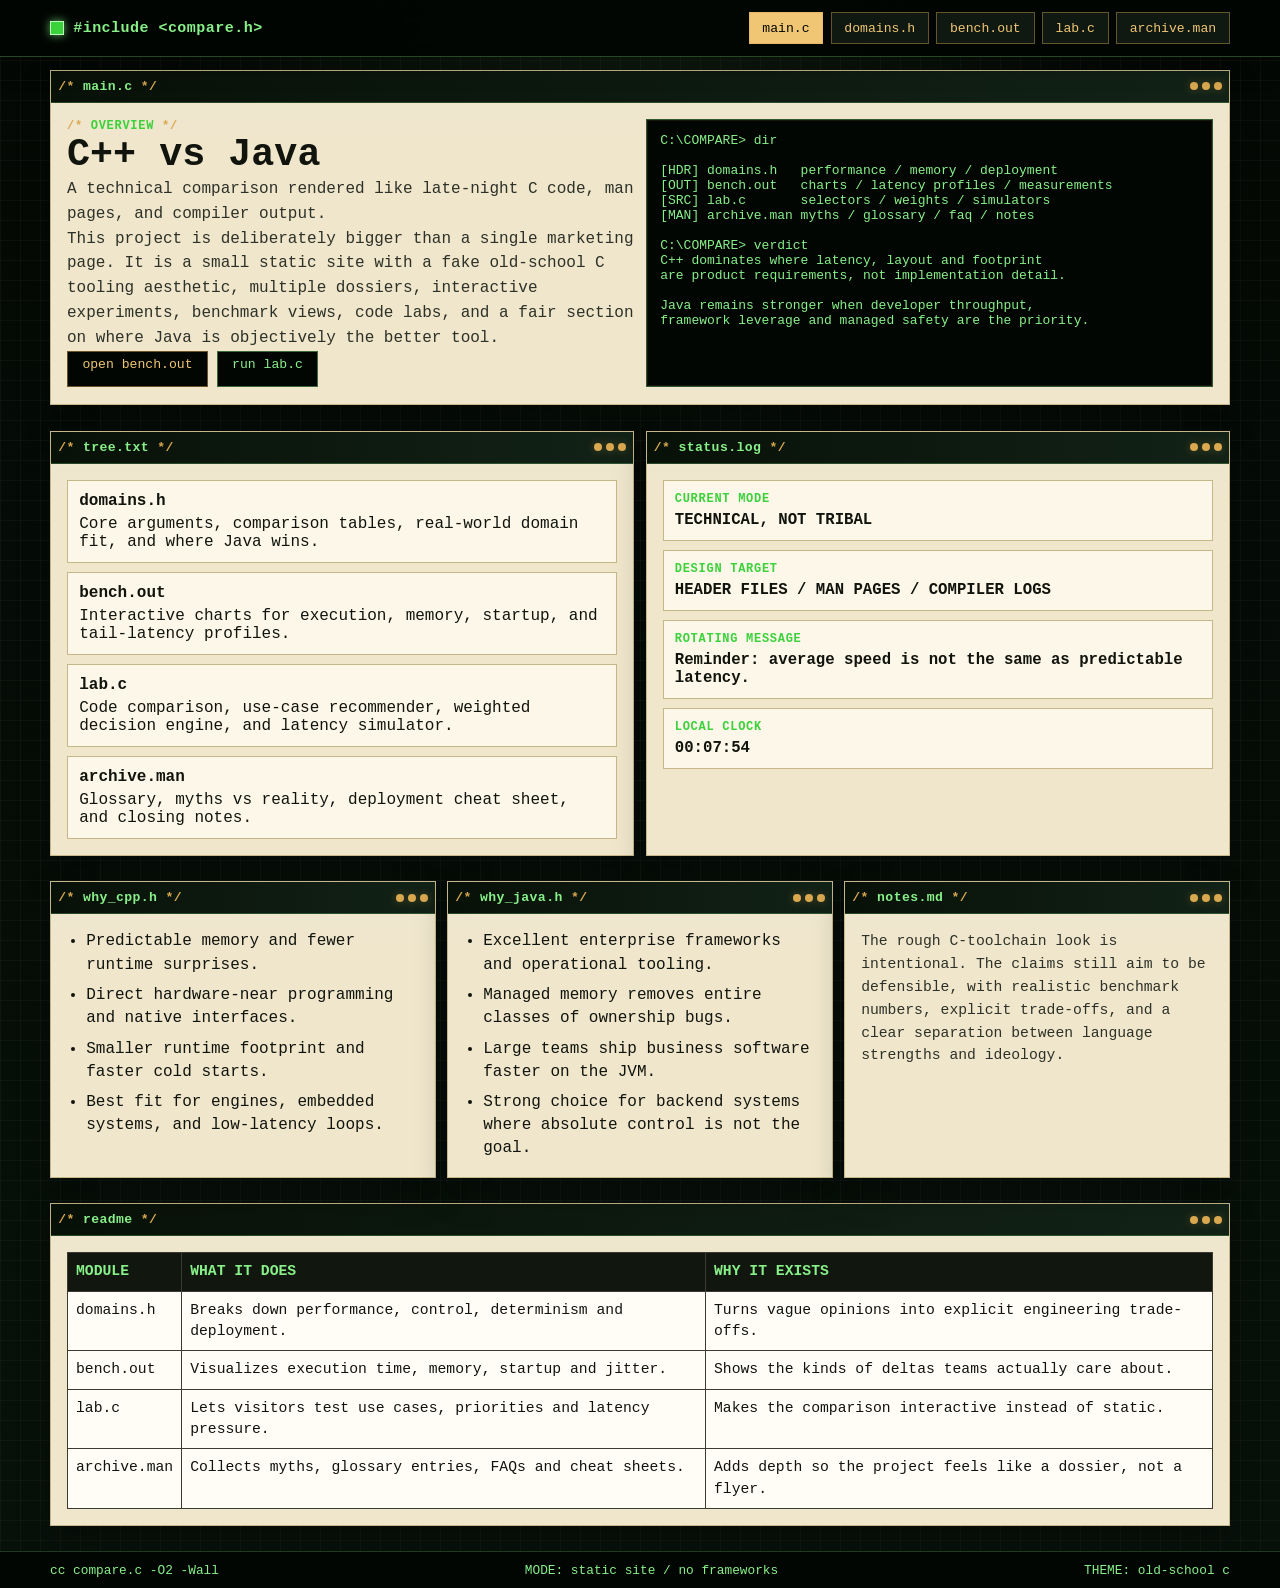
<file: index.html>
<!DOCTYPE html>
<html lang="en">
<head>
    <meta charset="UTF-8">
    <meta name="viewport" content="width=device-width, initial-scale=1.0">
    <meta name="description" content="Old-school C-styled multi-page technical dossier comparing C++ and Java across domains, benchmarks, tooling, and trade-offs.">
    <meta name="theme-color" content="#07110a">
    <title>C++ vs Java // main.c</title>
    <link rel="stylesheet" href="assets/css/reset.css">
    <link rel="stylesheet" href="assets/css/theme.css">
    <link rel="stylesheet" href="assets/css/layout.css">
    <link rel="stylesheet" href="assets/css/components.css">
    <link rel="stylesheet" href="assets/css/pages.css">
    <script type="module" src="assets/js/pages/home-page.js"></script>
</head>
<body data-page="home">
    <div class="site-shell">
        <header class="topbar">
            <div class="container topbar-inner">
                <a class="brand" href="index.html">
                    <span class="brand-led"></span>
                    <span class="brand-text">#include &lt;compare.h&gt;</span>
                </a>
                <button class="menu-toggle" type="button" aria-expanded="false" aria-controls="site-nav" aria-label="Toggle site navigation">nav[]</button>
                <nav class="site-nav" id="site-nav" aria-label="Primary">
                    <a data-nav href="index.html">main.c</a>
                    <a data-nav href="pages/domains.html">domains.h</a>
                    <a data-nav href="pages/benchmarks.html">bench.out</a>
                    <a data-nav href="pages/lab.html">lab.c</a>
                    <a data-nav href="pages/archive.html">archive.man</a>
                </nav>
            </div>
        </header>

        <main class="page-main">
            <section class="container page-section">
                <div class="window hero-window">
                    <div class="window-bar">
                        <span class="window-title">main.c</span>
                        <div class="window-actions">
                            <span></span>
                            <span></span>
                            <span></span>
                        </div>
                    </div>
                    <div class="window-body hero-grid">
                        <div>
                            <p class="eyebrow">overview</p>
                            <h1 class="page-title">C++ vs Java</h1>
                            <p class="subtitle">A technical comparison rendered like late-night C code, man pages, and compiler output.</p>
                            <p class="lead-copy">
                                This project is deliberately bigger than a single marketing page. It is a small static site with a fake old-school C tooling aesthetic,
                                multiple dossiers, interactive experiments, benchmark views, code labs, and a fair section on where Java is objectively the better tool.
                            </p>
                            <div class="button-row">
                                <a class="retro-button" href="pages/benchmarks.html">open bench.out</a>
                                <a class="retro-button alt" href="pages/lab.html">run lab.c</a>
                            </div>
                        </div>
                        <div class="terminal-panel">
                            <pre class="ascii-block">C:\COMPARE&gt; dir

[HDR] domains.h   performance / memory / deployment
[OUT] bench.out   charts / latency profiles / measurements
[SRC] lab.c       selectors / weights / simulators
[MAN] archive.man myths / glossary / faq / notes

C:\COMPARE&gt; verdict
C++ dominates where latency, layout and footprint
are product requirements, not implementation detail.

Java remains stronger when developer throughput,
framework leverage and managed safety are the priority.</pre>
                        </div>
                    </div>
                </div>
            </section>

            <section class="container page-section">
                <div class="grid-two">
                    <article class="window">
                        <div class="window-bar">
                            <span class="window-title">tree.txt</span>
                            <div class="window-actions">
                                <span></span>
                                <span></span>
                                <span></span>
                            </div>
                        </div>
                        <div class="window-body">
                            <div class="directory-list">
                                <a class="directory-item" href="pages/domains.html">
                                    <strong>domains.h</strong>
                                    <span>Core arguments, comparison tables, real-world domain fit, and where Java wins.</span>
                                </a>
                                <a class="directory-item" href="pages/benchmarks.html">
                                    <strong>bench.out</strong>
                                    <span>Interactive charts for execution, memory, startup, and tail-latency profiles.</span>
                                </a>
                                <a class="directory-item" href="pages/lab.html">
                                    <strong>lab.c</strong>
                                    <span>Code comparison, use-case recommender, weighted decision engine, and latency simulator.</span>
                                </a>
                                <a class="directory-item" href="pages/archive.html">
                                    <strong>archive.man</strong>
                                    <span>Glossary, myths vs reality, deployment cheat sheet, and closing notes.</span>
                                </a>
                            </div>
                        </div>
                    </article>

                    <article class="window">
                        <div class="window-bar">
                            <span class="window-title">status.log</span>
                            <div class="window-actions">
                                <span></span>
                                <span></span>
                                <span></span>
                            </div>
                        </div>
                        <div class="window-body">
                            <div class="status-stack">
                                <div class="status-card">
                                    <span class="status-label">CURRENT MODE</span>
                                    <strong>TECHNICAL, NOT TRIBAL</strong>
                                </div>
                                <div class="status-card">
                                    <span class="status-label">DESIGN TARGET</span>
                                    <strong>HEADER FILES / MAN PAGES / COMPILER LOGS</strong>
                                </div>
                                <div class="status-card">
                                    <span class="status-label">ROTATING MESSAGE</span>
                                    <strong class="js-rotating-status">Loading operator note...</strong>
                                </div>
                                <div class="status-card">
                                    <span class="status-label">LOCAL CLOCK</span>
                                    <strong class="js-clock">--:--:--</strong>
                                </div>
                            </div>
                        </div>
                    </article>
                </div>
            </section>

            <section class="container page-section">
                <div class="grid-three">
                    <article class="window">
                        <div class="window-bar">
                            <span class="window-title">why_cpp.h</span>
                            <div class="window-actions">
                                <span></span>
                                <span></span>
                                <span></span>
                            </div>
                        </div>
                        <div class="window-body">
                            <ul class="bullet-panel">
                                <li>Predictable memory and fewer runtime surprises.</li>
                                <li>Direct hardware-near programming and native interfaces.</li>
                                <li>Smaller runtime footprint and faster cold starts.</li>
                                <li>Best fit for engines, embedded systems, and low-latency loops.</li>
                            </ul>
                        </div>
                    </article>

                    <article class="window">
                        <div class="window-bar">
                            <span class="window-title">why_java.h</span>
                            <div class="window-actions">
                                <span></span>
                                <span></span>
                                <span></span>
                            </div>
                        </div>
                        <div class="window-body">
                            <ul class="bullet-panel">
                                <li>Excellent enterprise frameworks and operational tooling.</li>
                                <li>Managed memory removes entire classes of ownership bugs.</li>
                                <li>Large teams ship business software faster on the JVM.</li>
                                <li>Strong choice for backend systems where absolute control is not the goal.</li>
                            </ul>
                        </div>
                    </article>

                    <article class="window">
                        <div class="window-bar">
                            <span class="window-title">notes.md</span>
                            <div class="window-actions">
                                <span></span>
                                <span></span>
                                <span></span>
                            </div>
                        </div>
                        <div class="window-body">
                            <p class="small-copy">
                                The rough C-toolchain look is intentional. The claims still aim to be defensible,
                                with realistic benchmark numbers, explicit trade-offs, and a clear separation between language strengths and ideology.
                            </p>
                        </div>
                    </article>
                </div>
            </section>

            <section class="container page-section">
                <div class="window">
                    <div class="window-bar">
                            <span class="window-title">readme</span>
                        <div class="window-actions">
                            <span></span>
                            <span></span>
                            <span></span>
                        </div>
                    </div>
                    <div class="window-body">
                        <div class="table-shell">
                            <table class="retro-table">
                                <thead>
                                    <tr>
                                        <th>MODULE</th>
                                        <th>WHAT IT DOES</th>
                                        <th>WHY IT EXISTS</th>
                                    </tr>
                                </thead>
                                <tbody>
                                    <tr>
                                        <td>domains.h</td>
                                        <td>Breaks down performance, control, determinism and deployment.</td>
                                        <td>Turns vague opinions into explicit engineering trade-offs.</td>
                                    </tr>
                                    <tr>
                                        <td>bench.out</td>
                                        <td>Visualizes execution time, memory, startup and jitter.</td>
                                        <td>Shows the kinds of deltas teams actually care about.</td>
                                    </tr>
                                    <tr>
                                        <td>lab.c</td>
                                        <td>Lets visitors test use cases, priorities and latency pressure.</td>
                                        <td>Makes the comparison interactive instead of static.</td>
                                    </tr>
                                    <tr>
                                        <td>archive.man</td>
                                        <td>Collects myths, glossary entries, FAQs and cheat sheets.</td>
                                        <td>Adds depth so the project feels like a dossier, not a flyer.</td>
                                    </tr>
                                </tbody>
                            </table>
                        </div>
                    </div>
                </div>
            </section>
        </main>

        <footer class="statusbar">
            <div class="container statusbar-inner">
                <span>cc compare.c -O2 -Wall</span>
                <span>MODE: static site / no frameworks</span>
                <span>THEME: old-school c</span>
            </div>
        </footer>
    </div>
</body>
</html>
</file>
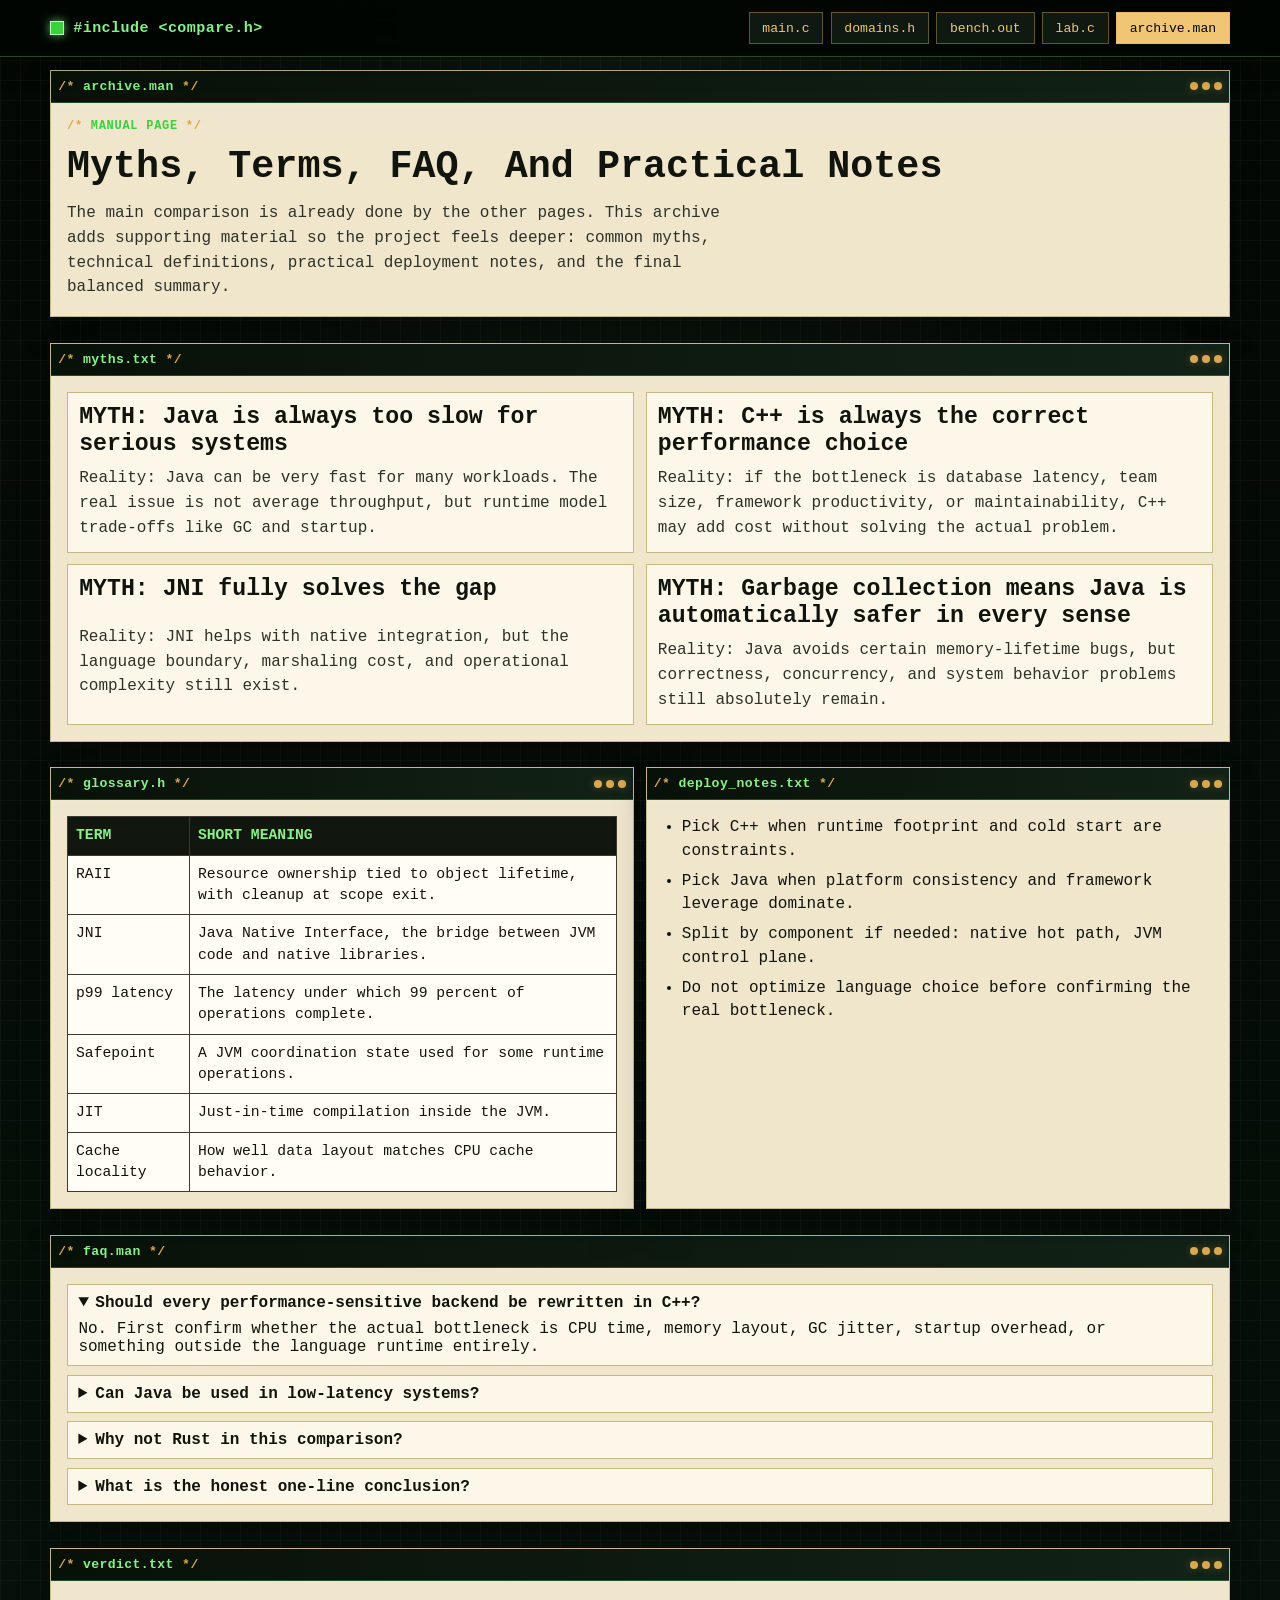
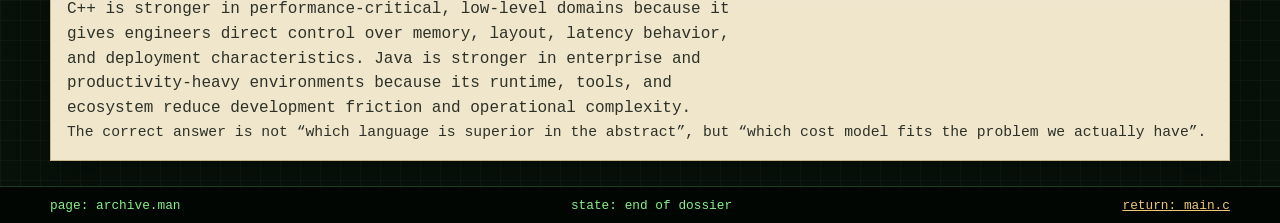
<file: pages/archive.html>
<!DOCTYPE html>
<html lang="en">
<head>
    <meta charset="UTF-8">
    <meta name="viewport" content="width=device-width, initial-scale=1.0">
    <meta name="description" content="Glossary, myths, FAQ, and practical notes for comparing C++ and Java.">
    <title>archive.man</title>
    <link rel="stylesheet" href="../assets/css/reset.css">
    <link rel="stylesheet" href="../assets/css/theme.css">
    <link rel="stylesheet" href="../assets/css/layout.css">
    <link rel="stylesheet" href="../assets/css/components.css">
    <link rel="stylesheet" href="../assets/css/pages.css">
    <script type="module" src="../assets/js/pages/archive-page.js"></script>
</head>
<body data-page="archive">
    <div class="site-shell">
        <header class="topbar">
            <div class="container topbar-inner">
                <a class="brand" href="../index.html">
                    <span class="brand-led"></span>
                    <span class="brand-text">#include &lt;compare.h&gt;</span>
                </a>
                <button class="menu-toggle" type="button" aria-expanded="false" aria-controls="site-nav" aria-label="Toggle site navigation">nav[]</button>
                <nav class="site-nav" id="site-nav" aria-label="Primary">
                    <a data-nav href="../index.html">main.c</a>
                    <a data-nav href="domains.html">domains.h</a>
                    <a data-nav href="benchmarks.html">bench.out</a>
                    <a data-nav href="lab.html">lab.c</a>
                    <a data-nav href="archive.html">archive.man</a>
                </nav>
            </div>
        </header>

        <main class="page-main">
            <section class="container page-section">
                <div class="window">
                    <div class="window-bar">
                        <span class="window-title">archive.man</span>
                        <div class="window-actions">
                            <span></span>
                            <span></span>
                            <span></span>
                        </div>
                    </div>
                    <div class="window-body narrow-stack">
                        <p class="eyebrow">manual page</p>
                        <h1 class="page-title">Myths, Terms, FAQ, And Practical Notes</h1>
                        <p class="lead-copy">
                            The main comparison is already done by the other pages. This archive adds supporting material so the project feels deeper:
                            common myths, technical definitions, practical deployment notes, and the final balanced summary.
                        </p>
                    </div>
                </div>
            </section>

            <section class="container page-section">
                <div class="window">
                    <div class="window-bar">
                        <span class="window-title">myths.txt</span>
                        <div class="window-actions">
                            <span></span>
                            <span></span>
                            <span></span>
                        </div>
                    </div>
                    <div class="window-body">
                        <div class="grid-two">
                            <article class="myth-card">
                                <h2>MYTH: Java is always too slow for serious systems</h2>
                                <p>Reality: Java can be very fast for many workloads. The real issue is not average throughput, but runtime model trade-offs like GC and startup.</p>
                            </article>
                            <article class="myth-card">
                                <h2>MYTH: C++ is always the correct performance choice</h2>
                                <p>Reality: if the bottleneck is database latency, team size, framework productivity, or maintainability, C++ may add cost without solving the actual problem.</p>
                            </article>
                            <article class="myth-card">
                                <h2>MYTH: JNI fully solves the gap</h2>
                                <p>Reality: JNI helps with native integration, but the language boundary, marshaling cost, and operational complexity still exist.</p>
                            </article>
                            <article class="myth-card">
                                <h2>MYTH: Garbage collection means Java is automatically safer in every sense</h2>
                                <p>Reality: Java avoids certain memory-lifetime bugs, but correctness, concurrency, and system behavior problems still absolutely remain.</p>
                            </article>
                        </div>
                    </div>
                </div>
            </section>

            <section class="container page-section">
                <div class="grid-two">
                    <article class="window">
                        <div class="window-bar">
                            <span class="window-title">glossary.h</span>
                            <div class="window-actions">
                                <span></span>
                                <span></span>
                                <span></span>
                            </div>
                        </div>
                        <div class="window-body">
                            <div class="table-shell">
                                <table class="retro-table">
                                    <thead>
                                        <tr>
                                            <th>TERM</th>
                                            <th>SHORT MEANING</th>
                                        </tr>
                                    </thead>
                                    <tbody>
                                        <tr><td>RAII</td><td>Resource ownership tied to object lifetime, with cleanup at scope exit.</td></tr>
                                        <tr><td>JNI</td><td>Java Native Interface, the bridge between JVM code and native libraries.</td></tr>
                                        <tr><td>p99 latency</td><td>The latency under which 99 percent of operations complete.</td></tr>
                                        <tr><td>Safepoint</td><td>A JVM coordination state used for some runtime operations.</td></tr>
                                        <tr><td>JIT</td><td>Just-in-time compilation inside the JVM.</td></tr>
                                        <tr><td>Cache locality</td><td>How well data layout matches CPU cache behavior.</td></tr>
                                    </tbody>
                                </table>
                            </div>
                        </div>
                    </article>

                    <article class="window">
                        <div class="window-bar">
                            <span class="window-title">deploy_notes.txt</span>
                            <div class="window-actions">
                                <span></span>
                                <span></span>
                                <span></span>
                            </div>
                        </div>
                        <div class="window-body">
                            <ul class="bullet-panel">
                                <li>Pick C++ when runtime footprint and cold start are constraints.</li>
                                <li>Pick Java when platform consistency and framework leverage dominate.</li>
                                <li>Split by component if needed: native hot path, JVM control plane.</li>
                                <li>Do not optimize language choice before confirming the real bottleneck.</li>
                            </ul>
                        </div>
                    </article>
                </div>
            </section>

            <section class="container page-section">
                <div class="window">
                    <div class="window-bar">
                        <span class="window-title">faq.man</span>
                        <div class="window-actions">
                            <span></span>
                            <span></span>
                            <span></span>
                        </div>
                    </div>
                    <div class="window-body faq-stack">
                        <details class="faq-item" open>
                            <summary>Should every performance-sensitive backend be rewritten in C++?</summary>
                            <p>No. First confirm whether the actual bottleneck is CPU time, memory layout, GC jitter, startup overhead, or something outside the language runtime entirely.</p>
                        </details>
                        <details class="faq-item">
                            <summary>Can Java be used in low-latency systems?</summary>
                            <p>Yes, but it usually requires more tuning discipline and greater tolerance for runtime behavior than a native approach.</p>
                        </details>
                        <details class="faq-item">
                            <summary>Why not Rust in this comparison?</summary>
                            <p>This site compares C++ and Java specifically. Rust is relevant, but it would change the scope from a language duel into a broader systems-language evaluation.</p>
                        </details>
                        <details class="faq-item">
                            <summary>What is the honest one-line conclusion?</summary>
                            <p>C++ is usually better when the machine model is part of the product. Java is usually better when the organization and framework ecosystem are the bigger constraint.</p>
                        </details>
                    </div>
                </div>
            </section>

            <section class="container page-section">
                <div class="window">
                    <div class="window-bar">
                        <span class="window-title">verdict.txt</span>
                        <div class="window-actions">
                            <span></span>
                            <span></span>
                            <span></span>
                        </div>
                    </div>
                    <div class="window-body">
                        <p class="lead-copy">
                            C++ is stronger in performance-critical, low-level domains because it gives engineers direct control over memory, layout, latency behavior, and deployment characteristics.
                            Java is stronger in enterprise and productivity-heavy environments because its runtime, tools, and ecosystem reduce development friction and operational complexity.
                        </p>
                        <p class="small-copy">
                            The correct answer is not “which language is superior in the abstract”, but “which cost model fits the problem we actually have”.
                        </p>
                    </div>
                </div>
            </section>
        </main>

        <footer class="statusbar">
            <div class="container statusbar-inner">
                <span>page: archive.man</span>
                <span>state: end of dossier</span>
                <span><a class="status-link" href="../index.html">return: main.c</a></span>
            </div>
        </footer>
    </div>
</body>
</html>
</file>
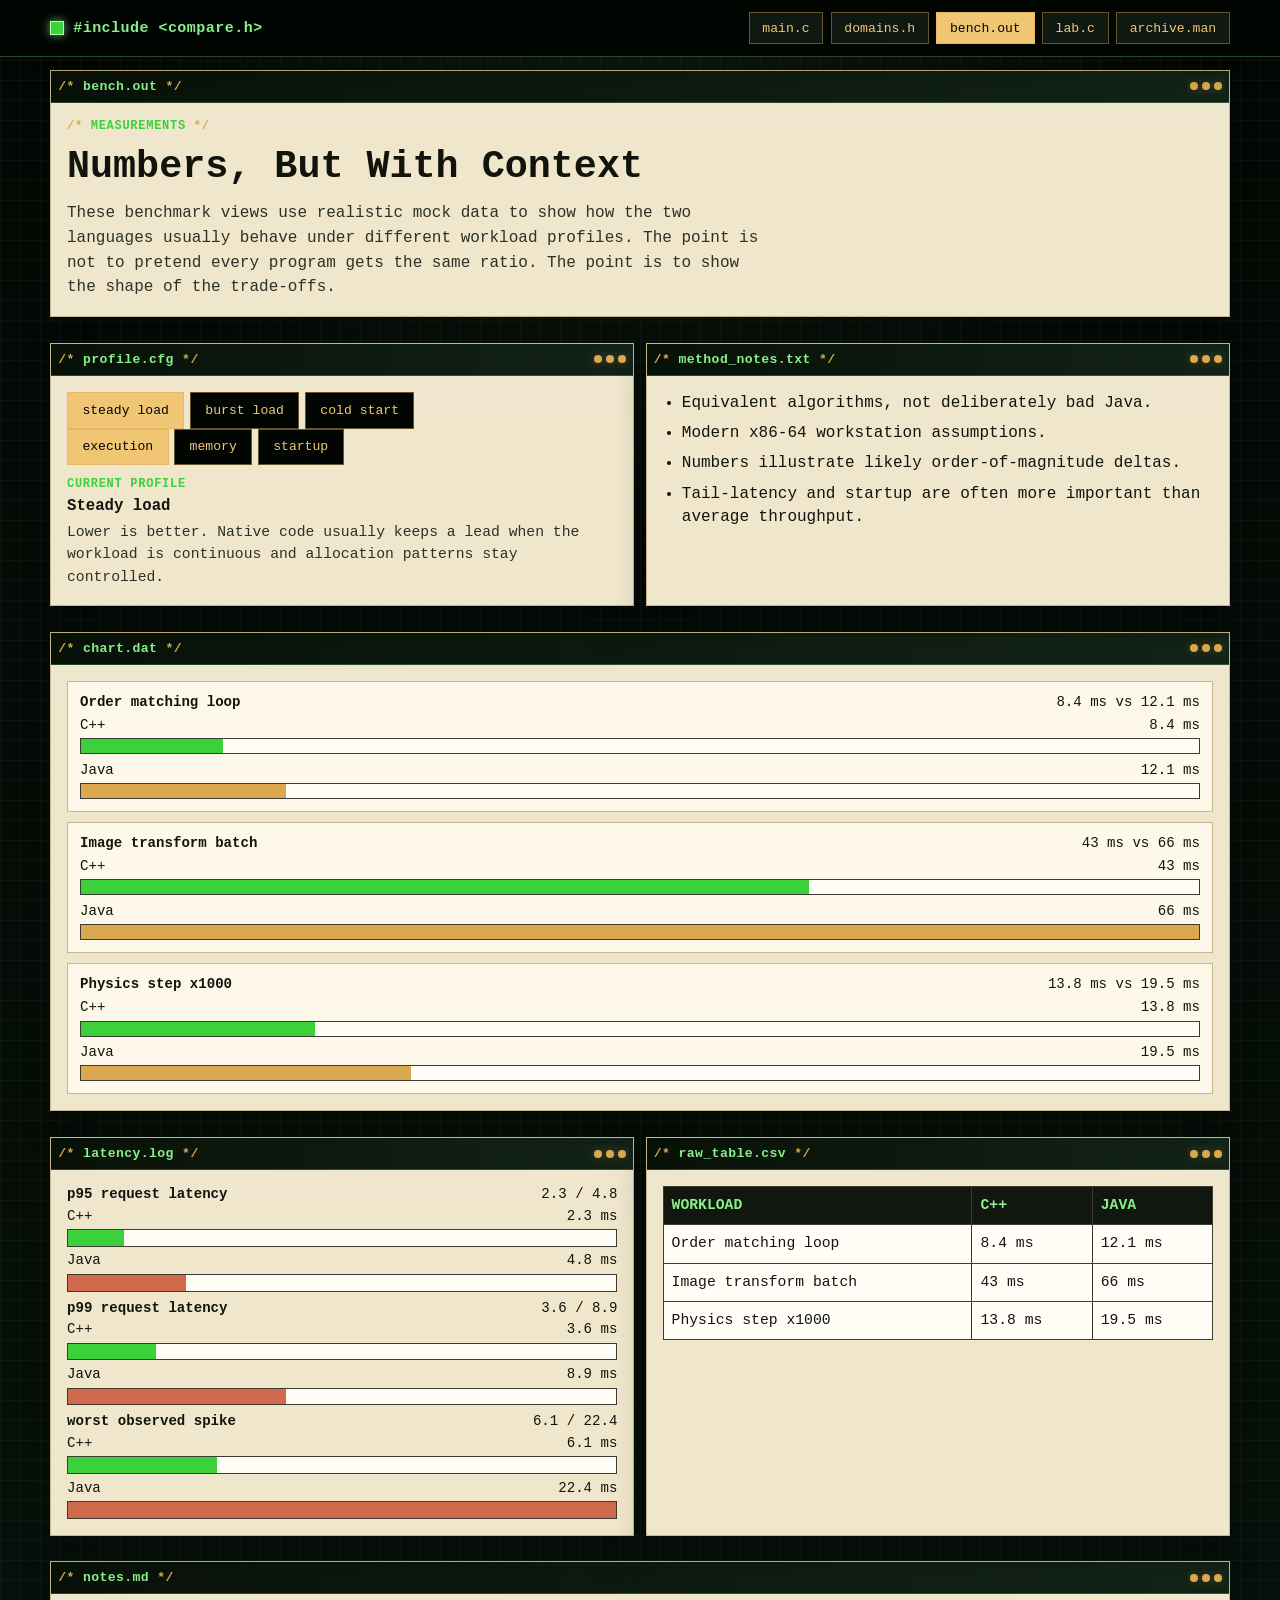
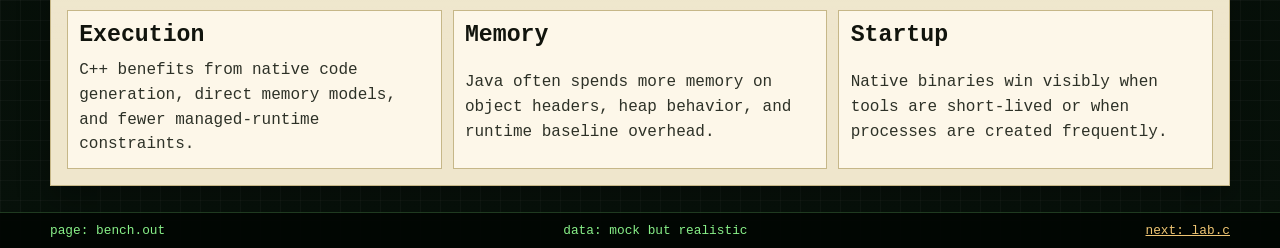
<file: pages/benchmarks.html>
<!DOCTYPE html>
<html lang="en">
<head>
    <meta charset="UTF-8">
    <meta name="viewport" content="width=device-width, initial-scale=1.0">
    <meta name="description" content="Interactive benchmark lab comparing C++ and Java for execution time, memory, startup, and tail latency.">
    <title>bench.out</title>
    <link rel="stylesheet" href="../assets/css/reset.css">
    <link rel="stylesheet" href="../assets/css/theme.css">
    <link rel="stylesheet" href="../assets/css/layout.css">
    <link rel="stylesheet" href="../assets/css/components.css">
    <link rel="stylesheet" href="../assets/css/pages.css">
    <script type="module" src="../assets/js/pages/benchmarks-page.js"></script>
</head>
<body data-page="benchmarks">
    <div class="site-shell">
        <header class="topbar">
            <div class="container topbar-inner">
                <a class="brand" href="../index.html">
                    <span class="brand-led"></span>
                    <span class="brand-text">#include &lt;compare.h&gt;</span>
                </a>
                <button class="menu-toggle" type="button" aria-expanded="false" aria-controls="site-nav" aria-label="Toggle site navigation">nav[]</button>
                <nav class="site-nav" id="site-nav" aria-label="Primary">
                    <a data-nav href="../index.html">main.c</a>
                    <a data-nav href="domains.html">domains.h</a>
                    <a data-nav href="benchmarks.html">bench.out</a>
                    <a data-nav href="lab.html">lab.c</a>
                    <a data-nav href="archive.html">archive.man</a>
                </nav>
            </div>
        </header>

        <main class="page-main">
            <section class="container page-section">
                <div class="window">
                    <div class="window-bar">
                        <span class="window-title">bench.out</span>
                        <div class="window-actions">
                            <span></span>
                            <span></span>
                            <span></span>
                        </div>
                    </div>
                    <div class="window-body narrow-stack">
                        <p class="eyebrow">measurements</p>
                        <h1 class="page-title">Numbers, But With Context</h1>
                        <p class="lead-copy">
                            These benchmark views use realistic mock data to show how the two languages usually behave under different workload profiles.
                            The point is not to pretend every program gets the same ratio. The point is to show the shape of the trade-offs.
                        </p>
                    </div>
                </div>
            </section>

            <section class="container page-section">
                <div class="grid-two">
                    <article class="window">
                        <div class="window-bar">
                            <span class="window-title">profile.cfg</span>
                            <div class="window-actions">
                                <span></span>
                                <span></span>
                                <span></span>
                            </div>
                        </div>
                        <div class="window-body">
                            <div class="button-row compact">
                                <button class="retro-button tab-button is-active" type="button" data-profile="steady">STEADY LOAD</button>
                                <button class="retro-button tab-button" type="button" data-profile="bursty">BURST LOAD</button>
                                <button class="retro-button tab-button" type="button" data-profile="cold">COLD START</button>
                            </div>
                            <div class="button-row compact">
                                <button class="retro-button tab-button is-active" type="button" data-metric="execution">EXECUTION</button>
                                <button class="retro-button tab-button" type="button" data-metric="memory">MEMORY</button>
                                <button class="retro-button tab-button" type="button" data-metric="startup">STARTUP</button>
                            </div>
                            <div class="metric-summary">
                                <p class="status-label">CURRENT PROFILE</p>
                                <strong id="profile-title">Steady load</strong>
                                <p id="metric-description" class="small-copy">Lower is better. Native code usually keeps a lead when the workload is continuous and allocation patterns stay controlled.</p>
                            </div>
                        </div>
                    </article>

                    <article class="window">
                        <div class="window-bar">
                            <span class="window-title">method_notes.txt</span>
                            <div class="window-actions">
                                <span></span>
                                <span></span>
                                <span></span>
                            </div>
                        </div>
                        <div class="window-body">
                            <ul class="bullet-panel">
                                <li>Equivalent algorithms, not deliberately bad Java.</li>
                                <li>Modern x86-64 workstation assumptions.</li>
                                <li>Numbers illustrate likely order-of-magnitude deltas.</li>
                                <li>Tail-latency and startup are often more important than average throughput.</li>
                            </ul>
                        </div>
                    </article>
                </div>
            </section>

            <section class="container page-section">
                <div class="window">
                    <div class="window-bar">
                        <span class="window-title">chart.dat</span>
                        <div class="window-actions">
                            <span></span>
                            <span></span>
                            <span></span>
                        </div>
                    </div>
                    <div class="window-body">
                        <div id="benchmark-chart" class="chart-grid" aria-live="polite"></div>
                    </div>
                </div>
            </section>

            <section class="container page-section">
                <div class="grid-two">
                    <article class="window">
                        <div class="window-bar">
                            <span class="window-title">latency.log</span>
                            <div class="window-actions">
                                <span></span>
                                <span></span>
                                <span></span>
                            </div>
                        </div>
                        <div class="window-body">
                            <div id="latency-strip" class="latency-strip"></div>
                        </div>
                    </article>

                    <article class="window">
                        <div class="window-bar">
                            <span class="window-title">raw_table.csv</span>
                            <div class="window-actions">
                                <span></span>
                                <span></span>
                                <span></span>
                            </div>
                        </div>
                        <div class="window-body">
                            <div class="table-shell">
                                <table class="retro-table" id="benchmark-table">
                                    <thead>
                                        <tr>
                                            <th>WORKLOAD</th>
                                            <th>C++</th>
                                            <th>JAVA</th>
                                        </tr>
                                    </thead>
                                    <tbody></tbody>
                                </table>
                            </div>
                        </div>
                    </article>
                </div>
            </section>

            <section class="container page-section">
                <div class="window">
                    <div class="window-bar">
                        <span class="window-title">notes.md</span>
                        <div class="window-actions">
                            <span></span>
                            <span></span>
                            <span></span>
                        </div>
                    </div>
                    <div class="window-body">
                        <div class="grid-three">
                            <article class="info-box">
                                <h2>Execution</h2>
                                <p>C++ benefits from native code generation, direct memory models, and fewer managed-runtime constraints.</p>
                            </article>
                            <article class="info-box">
                                <h2>Memory</h2>
                                <p>Java often spends more memory on object headers, heap behavior, and runtime baseline overhead.</p>
                            </article>
                            <article class="info-box">
                                <h2>Startup</h2>
                                <p>Native binaries win visibly when tools are short-lived or when processes are created frequently.</p>
                            </article>
                        </div>
                    </div>
                </div>
            </section>
        </main>

        <footer class="statusbar">
            <div class="container statusbar-inner">
                <span>page: bench.out</span>
                <span>data: mock but realistic</span>
                <span><a class="status-link" href="lab.html">next: lab.c</a></span>
            </div>
        </footer>
    </div>
</body>
</html>
</file>
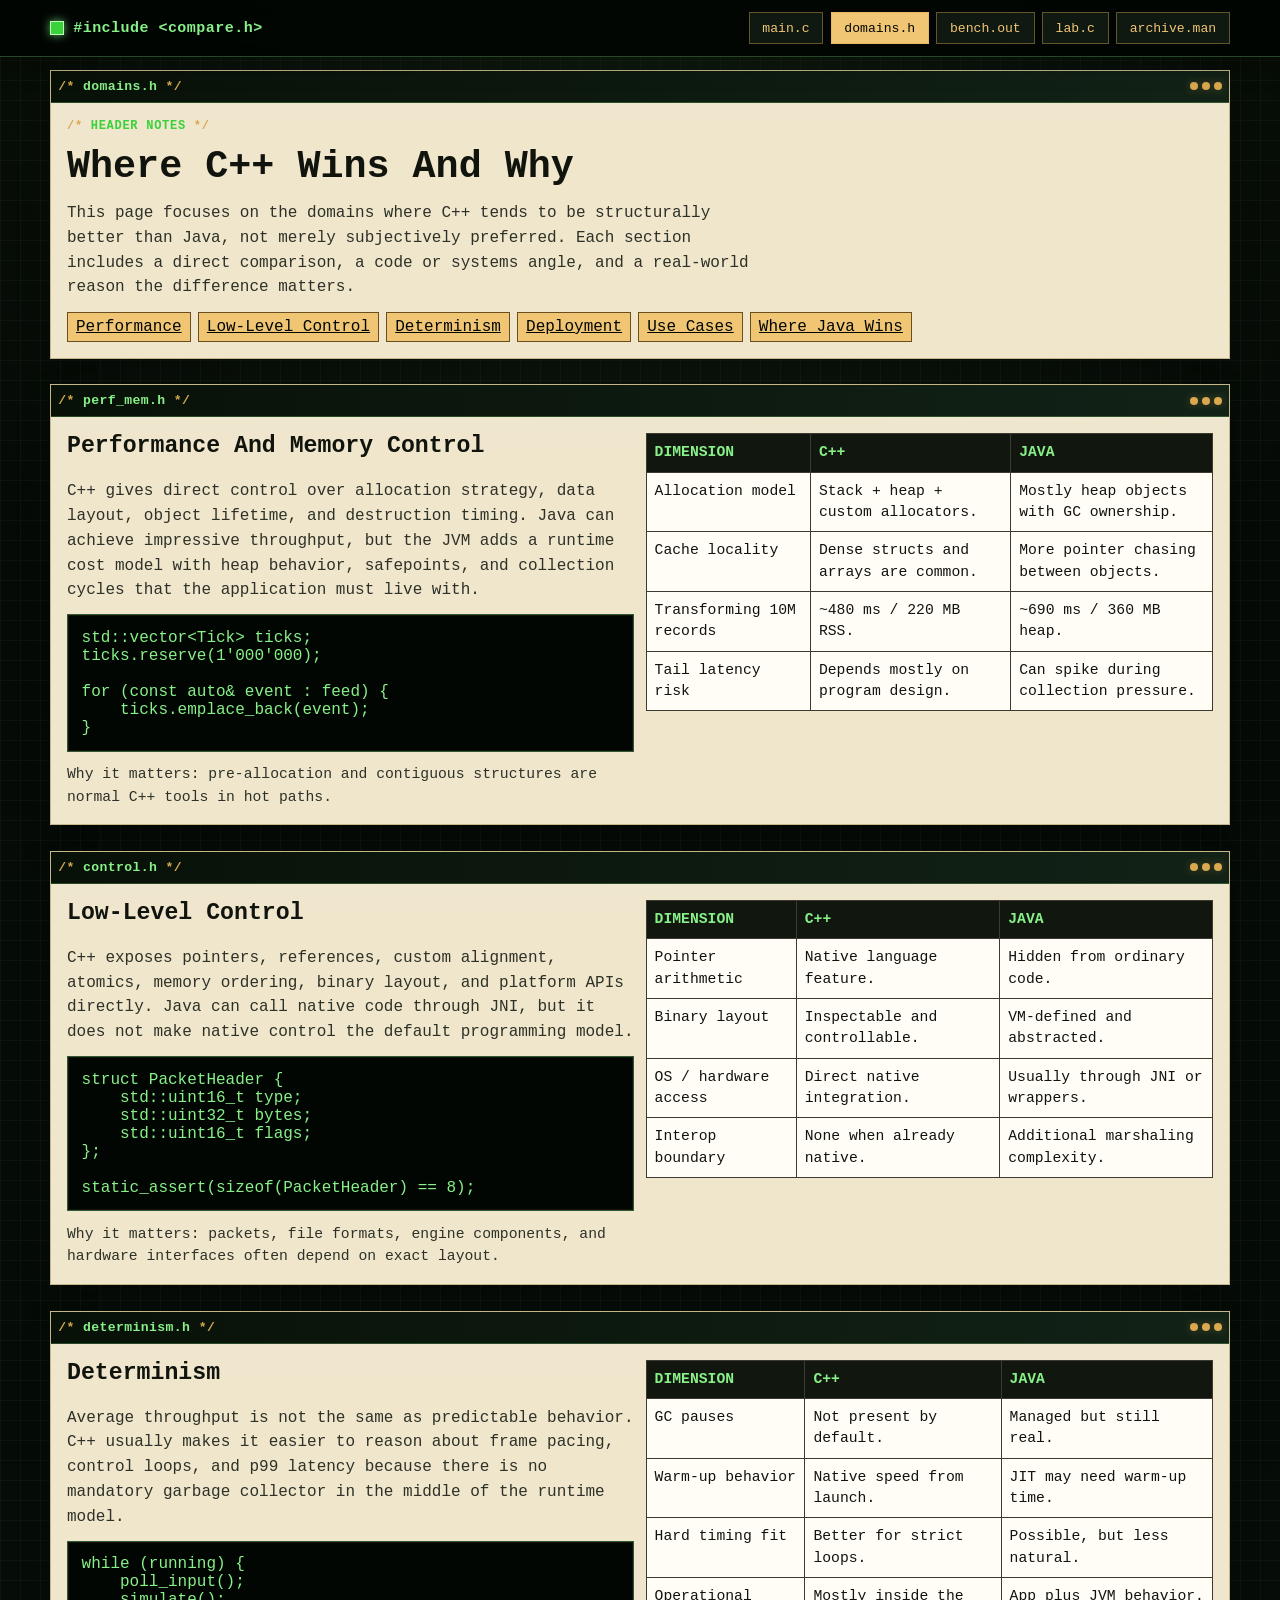
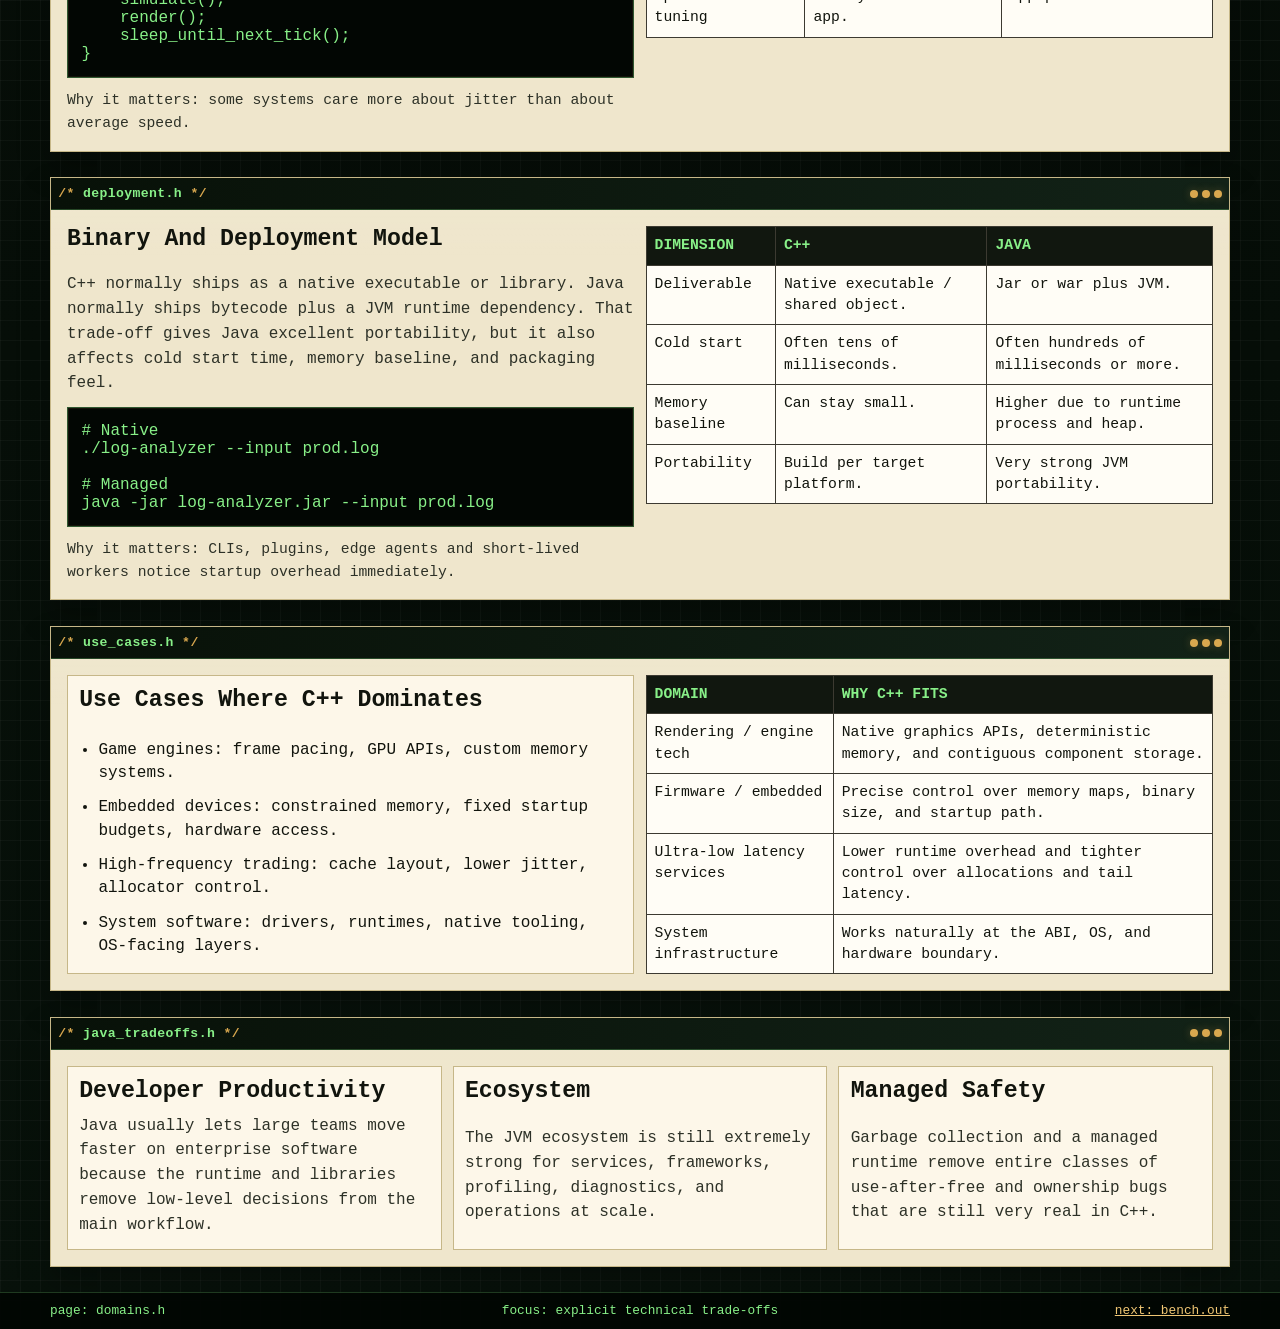
<file: pages/domains.html>
<!DOCTYPE html>
<html lang="en">
<head>
    <meta charset="UTF-8">
    <meta name="viewport" content="width=device-width, initial-scale=1.0">
    <meta name="description" content="Field guide for where C++ is technically stronger than Java and where Java remains the better engineering fit.">
    <title>domains.h</title>
    <link rel="stylesheet" href="../assets/css/reset.css">
    <link rel="stylesheet" href="../assets/css/theme.css">
    <link rel="stylesheet" href="../assets/css/layout.css">
    <link rel="stylesheet" href="../assets/css/components.css">
    <link rel="stylesheet" href="../assets/css/pages.css">
    <script type="module" src="../assets/js/pages/domains-page.js"></script>
</head>
<body data-page="domains">
    <div class="site-shell">
        <header class="topbar">
            <div class="container topbar-inner">
                <a class="brand" href="../index.html">
                    <span class="brand-led"></span>
                    <span class="brand-text">#include &lt;compare.h&gt;</span>
                </a>
                <button class="menu-toggle" type="button" aria-expanded="false" aria-controls="site-nav" aria-label="Toggle site navigation">nav[]</button>
                <nav class="site-nav" id="site-nav" aria-label="Primary">
                    <a data-nav href="../index.html">main.c</a>
                    <a data-nav href="domains.html">domains.h</a>
                    <a data-nav href="benchmarks.html">bench.out</a>
                    <a data-nav href="lab.html">lab.c</a>
                    <a data-nav href="archive.html">archive.man</a>
                </nav>
            </div>
        </header>

        <main class="page-main">
            <section class="container page-section">
                <div class="window">
                    <div class="window-bar">
                        <span class="window-title">domains.h</span>
                        <div class="window-actions">
                            <span></span>
                            <span></span>
                            <span></span>
                        </div>
                    </div>
                    <div class="window-body narrow-stack">
                        <p class="eyebrow">header notes</p>
                        <h1 class="page-title">Where C++ Wins And Why</h1>
                        <p class="lead-copy">
                            This page focuses on the domains where C++ tends to be structurally better than Java, not merely subjectively preferred.
                            Each section includes a direct comparison, a code or systems angle, and a real-world reason the difference matters.
                        </p>
                        <div class="anchor-list">
                            <a href="#performance">Performance</a>
                            <a href="#control">Low-Level Control</a>
                            <a href="#determinism">Determinism</a>
                            <a href="#deployment">Deployment</a>
                            <a href="#dominance">Use Cases</a>
                            <a href="#java-better">Where Java Wins</a>
                        </div>
                    </div>
                </div>
            </section>

            <section class="container page-section" id="performance">
                <div class="window">
                    <div class="window-bar">
                        <span class="window-title">perf_mem.h</span>
                        <div class="window-actions">
                            <span></span>
                            <span></span>
                            <span></span>
                        </div>
                    </div>
                    <div class="window-body content-grid">
                        <div class="content-copy">
                            <h2>Performance And Memory Control</h2>
                            <p>
                                C++ gives direct control over allocation strategy, data layout, object lifetime, and destruction timing.
                                Java can achieve impressive throughput, but the JVM adds a runtime cost model with heap behavior, safepoints, and collection cycles that the application must live with.
                            </p>
                            <pre class="code-box">std::vector&lt;Tick&gt; ticks;
ticks.reserve(1'000'000);

for (const auto&amp; event : feed) {
    ticks.emplace_back(event);
}</pre>
                            <p class="note-copy">Why it matters: pre-allocation and contiguous structures are normal C++ tools in hot paths.</p>
                        </div>
                        <div class="table-shell">
                            <table class="retro-table">
                                <thead>
                                    <tr>
                                        <th>DIMENSION</th>
                                        <th>C++</th>
                                        <th>JAVA</th>
                                    </tr>
                                </thead>
                                <tbody>
                                    <tr>
                                        <td>Allocation model</td>
                                        <td>Stack + heap + custom allocators.</td>
                                        <td>Mostly heap objects with GC ownership.</td>
                                    </tr>
                                    <tr>
                                        <td>Cache locality</td>
                                        <td>Dense structs and arrays are common.</td>
                                        <td>More pointer chasing between objects.</td>
                                    </tr>
                                    <tr>
                                        <td>Transforming 10M records</td>
                                        <td>~480 ms / 220 MB RSS.</td>
                                        <td>~690 ms / 360 MB heap.</td>
                                    </tr>
                                    <tr>
                                        <td>Tail latency risk</td>
                                        <td>Depends mostly on program design.</td>
                                        <td>Can spike during collection pressure.</td>
                                    </tr>
                                </tbody>
                            </table>
                        </div>
                    </div>
                </div>
            </section>

            <section class="container page-section" id="control">
                <div class="window">
                    <div class="window-bar">
                        <span class="window-title">control.h</span>
                        <div class="window-actions">
                            <span></span>
                            <span></span>
                            <span></span>
                        </div>
                    </div>
                    <div class="window-body content-grid">
                        <div class="content-copy">
                            <h2>Low-Level Control</h2>
                            <p>
                                C++ exposes pointers, references, custom alignment, atomics, memory ordering, binary layout, and platform APIs directly.
                                Java can call native code through JNI, but it does not make native control the default programming model.
                            </p>
                            <pre class="code-box">struct PacketHeader {
    std::uint16_t type;
    std::uint32_t bytes;
    std::uint16_t flags;
};

static_assert(sizeof(PacketHeader) == 8);</pre>
                            <p class="note-copy">Why it matters: packets, file formats, engine components, and hardware interfaces often depend on exact layout.</p>
                        </div>
                        <div class="table-shell">
                            <table class="retro-table">
                                <thead>
                                    <tr>
                                        <th>DIMENSION</th>
                                        <th>C++</th>
                                        <th>JAVA</th>
                                    </tr>
                                </thead>
                                <tbody>
                                    <tr>
                                        <td>Pointer arithmetic</td>
                                        <td>Native language feature.</td>
                                        <td>Hidden from ordinary code.</td>
                                    </tr>
                                    <tr>
                                        <td>Binary layout</td>
                                        <td>Inspectable and controllable.</td>
                                        <td>VM-defined and abstracted.</td>
                                    </tr>
                                    <tr>
                                        <td>OS / hardware access</td>
                                        <td>Direct native integration.</td>
                                        <td>Usually through JNI or wrappers.</td>
                                    </tr>
                                    <tr>
                                        <td>Interop boundary</td>
                                        <td>None when already native.</td>
                                        <td>Additional marshaling complexity.</td>
                                    </tr>
                                </tbody>
                            </table>
                        </div>
                    </div>
                </div>
            </section>

            <section class="container page-section" id="determinism">
                <div class="window">
                    <div class="window-bar">
                        <span class="window-title">determinism.h</span>
                        <div class="window-actions">
                            <span></span>
                            <span></span>
                            <span></span>
                        </div>
                    </div>
                    <div class="window-body content-grid">
                        <div class="content-copy">
                            <h2>Determinism</h2>
                            <p>
                                Average throughput is not the same as predictable behavior. C++ usually makes it easier to reason about frame pacing,
                                control loops, and p99 latency because there is no mandatory garbage collector in the middle of the runtime model.
                            </p>
                            <pre class="code-box">while (running) {
    poll_input();
    simulate();
    render();
    sleep_until_next_tick();
}</pre>
                            <p class="note-copy">Why it matters: some systems care more about jitter than about average speed.</p>
                        </div>
                        <div class="table-shell">
                            <table class="retro-table">
                                <thead>
                                    <tr>
                                        <th>DIMENSION</th>
                                        <th>C++</th>
                                        <th>JAVA</th>
                                    </tr>
                                </thead>
                                <tbody>
                                    <tr>
                                        <td>GC pauses</td>
                                        <td>Not present by default.</td>
                                        <td>Managed but still real.</td>
                                    </tr>
                                    <tr>
                                        <td>Warm-up behavior</td>
                                        <td>Native speed from launch.</td>
                                        <td>JIT may need warm-up time.</td>
                                    </tr>
                                    <tr>
                                        <td>Hard timing fit</td>
                                        <td>Better for strict loops.</td>
                                        <td>Possible, but less natural.</td>
                                    </tr>
                                    <tr>
                                        <td>Operational tuning</td>
                                        <td>Mostly inside the app.</td>
                                        <td>App plus JVM behavior.</td>
                                    </tr>
                                </tbody>
                            </table>
                        </div>
                    </div>
                </div>
            </section>

            <section class="container page-section" id="deployment">
                <div class="window">
                    <div class="window-bar">
                        <span class="window-title">deployment.h</span>
                        <div class="window-actions">
                            <span></span>
                            <span></span>
                            <span></span>
                        </div>
                    </div>
                    <div class="window-body content-grid">
                        <div class="content-copy">
                            <h2>Binary And Deployment Model</h2>
                            <p>
                                C++ normally ships as a native executable or library. Java normally ships bytecode plus a JVM runtime dependency.
                                That trade-off gives Java excellent portability, but it also affects cold start time, memory baseline, and packaging feel.
                            </p>
                            <pre class="code-box"># Native
./log-analyzer --input prod.log

# Managed
java -jar log-analyzer.jar --input prod.log</pre>
                            <p class="note-copy">Why it matters: CLIs, plugins, edge agents and short-lived workers notice startup overhead immediately.</p>
                        </div>
                        <div class="table-shell">
                            <table class="retro-table">
                                <thead>
                                    <tr>
                                        <th>DIMENSION</th>
                                        <th>C++</th>
                                        <th>JAVA</th>
                                    </tr>
                                </thead>
                                <tbody>
                                    <tr>
                                        <td>Deliverable</td>
                                        <td>Native executable / shared object.</td>
                                        <td>Jar or war plus JVM.</td>
                                    </tr>
                                    <tr>
                                        <td>Cold start</td>
                                        <td>Often tens of milliseconds.</td>
                                        <td>Often hundreds of milliseconds or more.</td>
                                    </tr>
                                    <tr>
                                        <td>Memory baseline</td>
                                        <td>Can stay small.</td>
                                        <td>Higher due to runtime process and heap.</td>
                                    </tr>
                                    <tr>
                                        <td>Portability</td>
                                        <td>Build per target platform.</td>
                                        <td>Very strong JVM portability.</td>
                                    </tr>
                                </tbody>
                            </table>
                        </div>
                    </div>
                </div>
            </section>

            <section class="container page-section" id="dominance">
                <div class="window">
                    <div class="window-bar">
                        <span class="window-title">use_cases.h</span>
                        <div class="window-actions">
                            <span></span>
                            <span></span>
                            <span></span>
                        </div>
                    </div>
                    <div class="window-body">
                        <div class="grid-two">
                            <div class="checklist-box">
                                <h2>Use Cases Where C++ Dominates</h2>
                                <ul class="bullet-panel">
                                    <li>Game engines: frame pacing, GPU APIs, custom memory systems.</li>
                                    <li>Embedded devices: constrained memory, fixed startup budgets, hardware access.</li>
                                    <li>High-frequency trading: cache layout, lower jitter, allocator control.</li>
                                    <li>System software: drivers, runtimes, native tooling, OS-facing layers.</li>
                                </ul>
                            </div>
                            <div class="table-shell">
                                <table class="retro-table">
                                    <thead>
                                        <tr>
                                            <th>DOMAIN</th>
                                            <th>WHY C++ FITS</th>
                                        </tr>
                                    </thead>
                                    <tbody>
                                        <tr>
                                            <td>Rendering / engine tech</td>
                                            <td>Native graphics APIs, deterministic memory, and contiguous component storage.</td>
                                        </tr>
                                        <tr>
                                            <td>Firmware / embedded</td>
                                            <td>Precise control over memory maps, binary size, and startup path.</td>
                                        </tr>
                                        <tr>
                                            <td>Ultra-low latency services</td>
                                            <td>Lower runtime overhead and tighter control over allocations and tail latency.</td>
                                        </tr>
                                        <tr>
                                            <td>System infrastructure</td>
                                            <td>Works naturally at the ABI, OS, and hardware boundary.</td>
                                        </tr>
                                    </tbody>
                                </table>
                            </div>
                        </div>
                    </div>
                </div>
            </section>

            <section class="container page-section" id="java-better">
                <div class="window">
                    <div class="window-bar">
                        <span class="window-title">java_tradeoffs.h</span>
                        <div class="window-actions">
                            <span></span>
                            <span></span>
                            <span></span>
                        </div>
                    </div>
                    <div class="window-body">
                        <div class="grid-three">
                            <article class="info-box">
                                <h2>Developer Productivity</h2>
                                <p>Java usually lets large teams move faster on enterprise software because the runtime and libraries remove low-level decisions from the main workflow.</p>
                            </article>
                            <article class="info-box">
                                <h2>Ecosystem</h2>
                                <p>The JVM ecosystem is still extremely strong for services, frameworks, profiling, diagnostics, and operations at scale.</p>
                            </article>
                            <article class="info-box">
                                <h2>Managed Safety</h2>
                                <p>Garbage collection and a managed runtime remove entire classes of use-after-free and ownership bugs that are still very real in C++.</p>
                            </article>
                        </div>
                    </div>
                </div>
            </section>
        </main>

        <footer class="statusbar">
            <div class="container statusbar-inner">
                <span>page: domains.h</span>
                <span>focus: explicit technical trade-offs</span>
                <span><a class="status-link" href="benchmarks.html">next: bench.out</a></span>
            </div>
        </footer>
    </div>
</body>
</html>
</file>
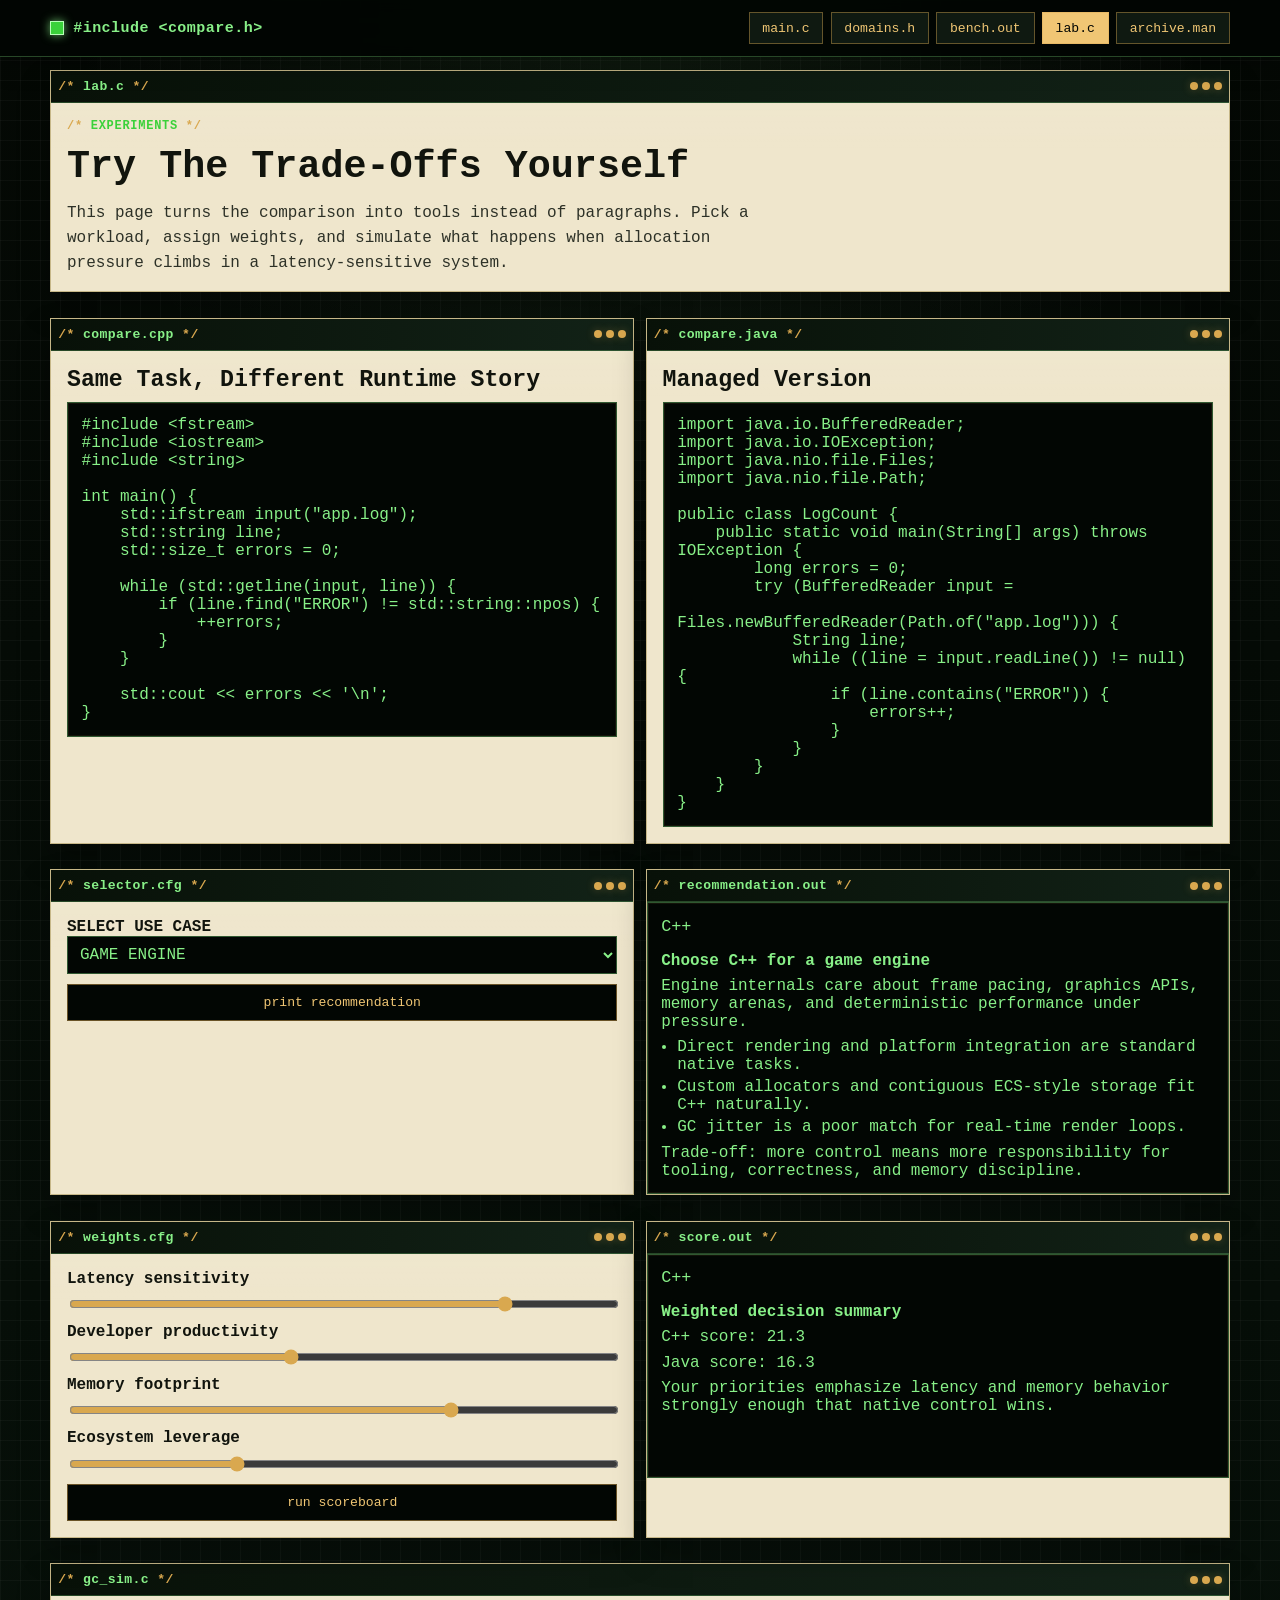
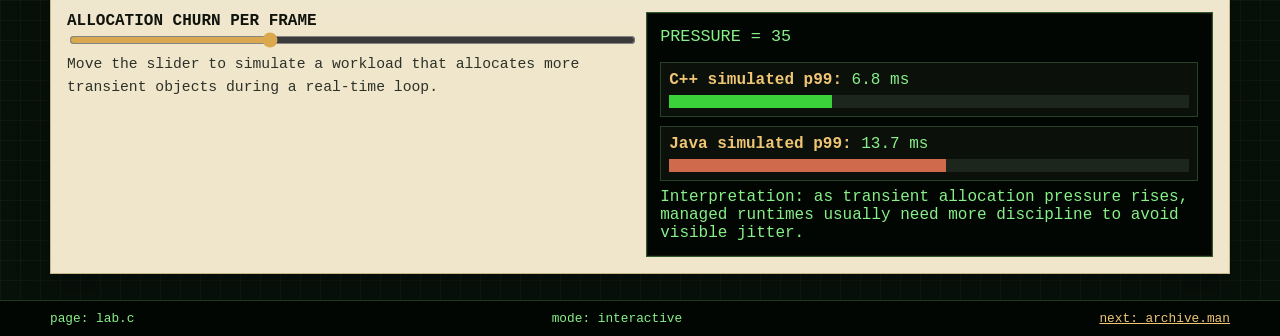
<file: pages/lab.html>
<!DOCTYPE html>
<html lang="en">
<head>
    <meta charset="UTF-8">
    <meta name="viewport" content="width=device-width, initial-scale=1.0">
    <meta name="description" content="Interactive lab for use-case recommendations, weighted language selection, latency simulation, and code comparison.">
    <title>lab.c</title>
    <link rel="stylesheet" href="../assets/css/reset.css">
    <link rel="stylesheet" href="../assets/css/theme.css">
    <link rel="stylesheet" href="../assets/css/layout.css">
    <link rel="stylesheet" href="../assets/css/components.css">
    <link rel="stylesheet" href="../assets/css/pages.css">
    <script type="module" src="../assets/js/pages/lab-page.js"></script>
</head>
<body data-page="lab">
    <div class="site-shell">
        <header class="topbar">
            <div class="container topbar-inner">
                <a class="brand" href="../index.html">
                    <span class="brand-led"></span>
                    <span class="brand-text">#include &lt;compare.h&gt;</span>
                </a>
                <button class="menu-toggle" type="button" aria-expanded="false" aria-controls="site-nav" aria-label="Toggle site navigation">nav[]</button>
                <nav class="site-nav" id="site-nav" aria-label="Primary">
                    <a data-nav href="../index.html">main.c</a>
                    <a data-nav href="domains.html">domains.h</a>
                    <a data-nav href="benchmarks.html">bench.out</a>
                    <a data-nav href="lab.html">lab.c</a>
                    <a data-nav href="archive.html">archive.man</a>
                </nav>
            </div>
        </header>

        <main class="page-main">
            <section class="container page-section">
                <div class="window">
                    <div class="window-bar">
                        <span class="window-title">lab.c</span>
                        <div class="window-actions">
                            <span></span>
                            <span></span>
                            <span></span>
                        </div>
                    </div>
                    <div class="window-body narrow-stack">
                        <p class="eyebrow">experiments</p>
                        <h1 class="page-title">Try The Trade-Offs Yourself</h1>
                        <p class="lead-copy">
                            This page turns the comparison into tools instead of paragraphs. Pick a workload, assign weights,
                            and simulate what happens when allocation pressure climbs in a latency-sensitive system.
                        </p>
                    </div>
                </div>
            </section>

            <section class="container page-section">
                <div class="grid-two">
                    <article class="window">
                        <div class="window-bar">
                            <span class="window-title">compare.cpp</span>
                            <div class="window-actions">
                                <span></span>
                                <span></span>
                                <span></span>
                            </div>
                        </div>
                        <div class="window-body">
                            <h2>Same Task, Different Runtime Story</h2>
                            <pre class="code-box">#include &lt;fstream&gt;
#include &lt;iostream&gt;
#include &lt;string&gt;

int main() {
    std::ifstream input("app.log");
    std::string line;
    std::size_t errors = 0;

    while (std::getline(input, line)) {
        if (line.find("ERROR") != std::string::npos) {
            ++errors;
        }
    }

    std::cout &lt;&lt; errors &lt;&lt; '\n';
}</pre>
                        </div>
                    </article>

                    <article class="window">
                        <div class="window-bar">
                            <span class="window-title">compare.java</span>
                            <div class="window-actions">
                                <span></span>
                                <span></span>
                                <span></span>
                            </div>
                        </div>
                        <div class="window-body">
                            <h2>Managed Version</h2>
                            <pre class="code-box">import java.io.BufferedReader;
import java.io.IOException;
import java.nio.file.Files;
import java.nio.file.Path;

public class LogCount {
    public static void main(String[] args) throws IOException {
        long errors = 0;
        try (BufferedReader input =
                Files.newBufferedReader(Path.of("app.log"))) {
            String line;
            while ((line = input.readLine()) != null) {
                if (line.contains("ERROR")) {
                    errors++;
                }
            }
        }
    }
}</pre>
                        </div>
                    </article>
                </div>
            </section>

            <section class="container page-section">
                <div class="grid-two">
                    <article class="window">
                        <div class="window-bar">
                            <span class="window-title">selector.cfg</span>
                            <div class="window-actions">
                                <span></span>
                                <span></span>
                                <span></span>
                            </div>
                        </div>
                        <div class="window-body">
                            <label class="field-label" for="use-case-select">SELECT USE CASE</label>
                            <select class="retro-select" id="use-case-select">
                                <option value="game-engine">GAME ENGINE</option>
                                <option value="embedded">EMBEDDED SYSTEM</option>
                                <option value="hft">HIGH-FREQUENCY TRADING</option>
                                <option value="web-backend">WEB BACKEND</option>
                                <option value="desktop-tool">DESKTOP / CLI TOOL</option>
                            </select>
                            <button class="retro-button wide" type="button" id="run-selector">print recommendation</button>
                        </div>
                    </article>

                    <article class="window">
                        <div class="window-bar">
                            <span class="window-title">recommendation.out</span>
                            <div class="window-actions">
                                <span></span>
                                <span></span>
                                <span></span>
                            </div>
                        </div>
                        <div class="window-body" id="recommendation-output" aria-live="polite"></div>
                    </article>
                </div>
            </section>

            <section class="container page-section">
                <div class="grid-two">
                    <article class="window">
                        <div class="window-bar">
                            <span class="window-title">weights.cfg</span>
                            <div class="window-actions">
                                <span></span>
                                <span></span>
                                <span></span>
                            </div>
                        </div>
                        <div class="window-body">
                            <div class="slider-stack">
                                <label class="range-row">Latency sensitivity <input id="weight-latency" type="range" min="0" max="10" value="8"></label>
                                <label class="range-row">Developer productivity <input id="weight-productivity" type="range" min="0" max="10" value="4"></label>
                                <label class="range-row">Memory footprint <input id="weight-footprint" type="range" min="0" max="10" value="7"></label>
                                <label class="range-row">Ecosystem leverage <input id="weight-ecosystem" type="range" min="0" max="10" value="3"></label>
                            </div>
                            <button class="retro-button wide" type="button" id="run-weighted">run scoreboard</button>
                        </div>
                    </article>

                    <article class="window">
                        <div class="window-bar">
                            <span class="window-title">score.out</span>
                            <div class="window-actions">
                                <span></span>
                                <span></span>
                                <span></span>
                            </div>
                        </div>
                        <div class="window-body" id="weighted-output" aria-live="polite"></div>
                    </article>
                </div>
            </section>

            <section class="container page-section">
                <div class="window">
                    <div class="window-bar">
                        <span class="window-title">gc_sim.c</span>
                        <div class="window-actions">
                            <span></span>
                            <span></span>
                            <span></span>
                        </div>
                    </div>
                    <div class="window-body">
                        <div class="grid-two">
                            <div>
                                <label class="field-label" for="pressure-slider">ALLOCATION CHURN PER FRAME</label>
                                <input id="pressure-slider" type="range" min="0" max="100" value="35">
                                <p class="small-copy">Move the slider to simulate a workload that allocates more transient objects during a real-time loop.</p>
                            </div>
                            <div id="pressure-output" class="sim-output" aria-live="polite"></div>
                        </div>
                    </div>
                </div>
            </section>
        </main>

        <footer class="statusbar">
            <div class="container statusbar-inner">
                <span>page: lab.c</span>
                <span>mode: interactive</span>
                <span><a class="status-link" href="archive.html">next: archive.man</a></span>
            </div>
        </footer>
    </div>
</body>
</html>
</file>
<file: assets/css/theme.css>
:root {
    --bg: #07110a;
    --bg-dark: #020603;
    --bg-soft: #0d1910;
    --surface: #efe6cc;
    --surface-alt: #e0d4b2;
    --surface-line: #c6b788;
    --ink: #11140d;
    --ink-soft: #2d3127;
    --green: #88f088;
    --green-strong: #3ad13a;
    --amber: #d9a84f;
    --amber-soft: #f0c674;
    --red: #cf6a4c;
    --cyan: #5fb3b3;
    --title-active: linear-gradient(90deg, #081108 0%, #122217 100%);
    --title-inactive: linear-gradient(90deg, #121812 0%, #1b231b 100%);
    --mono: "Courier New", Courier, monospace;
    --ui: "Courier New", Courier, monospace;
    --shadow: 0 16px 30px rgba(0, 0, 0, 0.28);
    --radius: 0;
    --container: min(1180px, calc(100vw - 1.2rem));
    --topbar: 56px;
}
</file>
<file: assets/css/layout.css>
body {
    min-width: 320px;
    font-family: var(--ui);
    color: var(--ink);
    background:
        radial-gradient(circle at top, rgba(136, 240, 136, 0.08), transparent 28%),
        linear-gradient(rgba(255, 255, 255, 0.03) 1px, transparent 1px),
        linear-gradient(90deg, rgba(255, 255, 255, 0.03) 1px, transparent 1px),
        linear-gradient(180deg, #040804 0%, #07110a 100%);
    background-size: auto, 20px 20px, 20px 20px, auto;
}

body::before {
    content: "";
    position: fixed;
    inset: 0;
    pointer-events: none;
    background: linear-gradient(rgba(255, 255, 255, 0.02), transparent 2px, transparent 4px);
    background-size: 100% 4px;
    opacity: 0.22;
}

a {
    color: inherit;
    text-decoration: none;
}

.site-shell {
    min-height: 100vh;
    display: flex;
    flex-direction: column;
}

.page-main {
    flex: 1;
}

.container {
    width: var(--container);
    margin: 0 auto;
}

.page-section {
    padding: 0.8rem 0;
}

.topbar {
    position: sticky;
    top: 0;
    z-index: 20;
    background: rgba(2, 6, 3, 0.95);
    border-bottom: 1px solid rgba(136, 240, 136, 0.28);
    box-shadow: 0 10px 24px rgba(0, 0, 0, 0.24);
    backdrop-filter: blur(6px);
}

.topbar-inner {
    min-height: var(--topbar);
    display: flex;
    align-items: center;
    justify-content: space-between;
    gap: 0.75rem;
}

.brand {
    display: inline-flex;
    align-items: center;
    gap: 0.6rem;
    font-weight: 700;
    letter-spacing: 0.03em;
    font-size: 0.94rem;
    color: var(--green);
}

.brand-led {
    width: 0.85rem;
    height: 0.85rem;
    background: var(--green-strong);
    border: 1px solid #b8ffb8;
    box-shadow: 0 0 10px rgba(136, 240, 136, 0.75);
    animation: blink-led 1.5s step-end infinite;
}

.site-nav {
    display: flex;
    align-items: center;
    gap: 0.45rem;
    flex-wrap: wrap;
}

.site-nav a,
.menu-toggle {
    display: inline-flex;
    align-items: center;
    justify-content: center;
    min-height: 2rem;
    padding: 0.2rem 0.8rem;
    color: var(--amber-soft);
    background: rgba(16, 27, 18, 0.95);
    border: 1px solid rgba(217, 168, 79, 0.42);
    font-size: 0.82rem;
    text-transform: lowercase;
}

.site-nav a:hover,
.site-nav a.is-active,
.menu-toggle:hover {
    color: var(--bg-dark);
    background: var(--amber-soft);
}

.menu-toggle {
    display: none;
    cursor: pointer;
}

.statusbar {
    margin-top: 0.8rem;
    background: rgba(2, 6, 3, 0.96);
    border-top: 1px solid rgba(136, 240, 136, 0.22);
}

.statusbar-inner {
    min-height: 2.2rem;
    display: flex;
    align-items: center;
    justify-content: space-between;
    gap: 0.7rem;
    flex-wrap: wrap;
    padding: 0.3rem 0;
    font-size: 0.8rem;
    color: var(--green);
}

.status-link {
    text-decoration: underline;
    color: var(--amber-soft);
}

.grid-two,
.grid-three,
.hero-grid,
.content-grid {
    display: grid;
    gap: 0.7rem;
}

.grid-two,
.hero-grid,
.content-grid {
    grid-template-columns: repeat(2, minmax(0, 1fr));
}

.grid-three {
    grid-template-columns: repeat(3, minmax(0, 1fr));
}

.narrow-stack {
    display: grid;
    gap: 0.75rem;
}

.button-row {
    display: flex;
    flex-wrap: wrap;
    gap: 0.55rem;
}

.button-row.compact {
    gap: 0.35rem;
}

@keyframes blink-led {
    50% {
        opacity: 0.45;
    }
}

@media (max-width: 920px) {
    .grid-two,
    .grid-three,
    .hero-grid,
    .content-grid {
        grid-template-columns: 1fr;
    }
}

@media (max-width: 760px) {
    .menu-toggle {
        display: inline-flex;
    }

    .site-nav {
        position: absolute;
        top: calc(100% + 0.25rem);
        left: 0.6rem;
        right: 0.6rem;
        display: none;
        padding: 0.55rem;
        background: rgba(2, 6, 3, 0.98);
        border: 1px solid rgba(217, 168, 79, 0.42);
    }

    .site-nav.is-open {
        display: grid;
    }

    .site-nav a {
        width: 100%;
        justify-content: flex-start;
    }

    .statusbar-inner {
        justify-content: flex-start;
    }
}
</file>
<file: assets/css/components.css>
.window,
.retro-button,
.retro-select,
input[type="range"] {
    border-radius: var(--radius);
}

.window {
    background:
        linear-gradient(180deg, rgba(255, 255, 255, 0.05), transparent 80px),
        var(--surface);
    border: 1px solid var(--surface-line);
    box-shadow: var(--shadow);
}

.window-bar {
    display: flex;
    align-items: center;
    justify-content: space-between;
    gap: 0.6rem;
    min-height: 2rem;
    padding: 0.25rem 0.45rem;
    color: var(--green);
    background: var(--title-active);
    border-bottom: 1px solid rgba(136, 240, 136, 0.24);
}

.window-title {
    font-size: 0.82rem;
    font-weight: 700;
    letter-spacing: 0.03em;
    text-transform: lowercase;
}

.window-title::before {
    content: "/* ";
    color: var(--amber);
}

.window-title::after {
    content: " */";
    color: var(--amber);
}

.window-actions {
    display: flex;
    gap: 0.25rem;
}

.window-actions span {
    width: 0.5rem;
    height: 0.5rem;
    border-radius: 50%;
    background: var(--amber);
    box-shadow: 0 0 8px rgba(217, 168, 79, 0.3);
}

.window-body {
    padding: 1rem;
}

.page-title,
h2 {
    font-family: var(--mono);
    font-size: clamp(1.5rem, 4vw, 2.4rem);
    line-height: 1.15;
    color: var(--ink);
}

h2 {
    font-size: clamp(1.05rem, 2.4vw, 1.45rem);
    margin-bottom: 0.5rem;
}

.eyebrow,
.status-label {
    font-size: 0.75rem;
    font-weight: 700;
    text-transform: uppercase;
    letter-spacing: 0.06em;
    color: var(--green-strong);
}

.eyebrow::before {
    content: "/* ";
    color: var(--amber);
}

.eyebrow::after {
    content: " */";
    color: var(--amber);
}

.subtitle,
.lead-copy,
.small-copy,
.note-copy,
.content-copy p,
.info-box p,
.myth-card p {
    line-height: 1.55;
    color: var(--ink-soft);
}

.lead-copy {
    max-width: 72ch;
}

.small-copy,
.note-copy {
    font-size: 0.92rem;
}

.terminal-panel,
.code-box,
.sim-output,
#recommendation-output,
#weighted-output {
    font-family: var(--mono);
    background: var(--bg-dark);
    color: var(--green);
    border: 1px solid rgba(136, 240, 136, 0.35);
    box-shadow: inset 0 0 0 1px rgba(217, 168, 79, 0.08);
    padding: 0.85rem;
    overflow-x: auto;
}

.ascii-block,
.code-box {
    white-space: pre-wrap;
    word-break: break-word;
}

.retro-button {
    min-height: 2.3rem;
    padding: 0.35rem 0.9rem;
    cursor: pointer;
    background: var(--bg-dark);
    color: var(--amber-soft);
    border: 1px solid rgba(217, 168, 79, 0.48);
    text-transform: lowercase;
    font-size: 0.82rem;
    box-shadow: none;
}

.retro-button:hover,
.retro-button.is-active {
    color: var(--bg-dark);
    background: var(--amber-soft);
}

.retro-button:active {
    transform: translateY(1px);
}

.retro-button.alt {
    color: var(--green);
    border-color: rgba(136, 240, 136, 0.42);
}

.retro-button.wide {
    width: 100%;
    margin-top: 0.65rem;
}

.directory-list,
.status-stack,
.slider-stack,
.faq-stack {
    display: grid;
    gap: 0.55rem;
}

.directory-item,
.status-card,
.info-box,
.checklist-box,
.myth-card {
    display: grid;
    gap: 0.3rem;
    padding: 0.7rem;
    background: rgba(255, 250, 237, 0.9);
    border: 1px solid var(--surface-line);
}

.directory-item:hover {
    background: #fff6dd;
}

.table-shell {
    overflow-x: auto;
}

.retro-table {
    width: 100%;
    min-width: 520px;
    background: #fffdf6;
}

.retro-table th,
.retro-table td {
    padding: 0.5rem;
    border: 1px solid #3c3a31;
    text-align: left;
    vertical-align: top;
    font-size: 0.92rem;
    line-height: 1.45;
}

.retro-table th {
    color: var(--green);
    background: #11170f;
    font-weight: 700;
}

.bullet-panel {
    display: grid;
    gap: 0.45rem;
}

.bullet-panel li {
    line-height: 1.45;
}

.anchor-list {
    display: flex;
    flex-wrap: wrap;
    gap: 0.45rem;
}

.anchor-list a {
    padding: 0.3rem 0.5rem;
    text-decoration: underline;
    color: var(--bg-dark);
    background: var(--amber-soft);
    border: 1px solid #6a4e1e;
}

.field-label,
.range-row {
    display: grid;
    gap: 0.4rem;
    font-weight: 700;
}

.retro-select {
    width: 100%;
    min-height: 2.35rem;
    padding: 0.3rem 0.5rem;
    color: var(--green);
    background: var(--bg-dark);
    border: 1px solid rgba(136, 240, 136, 0.35);
}

input[type="range"] {
    width: 100%;
    accent-color: var(--amber);
}

.chart-grid {
    display: grid;
    gap: 0.6rem;
}

.chart-card {
    display: grid;
    gap: 0.45rem;
    padding: 0.75rem;
    background: rgba(255, 250, 237, 0.92);
    border: 1px solid var(--surface-line);
}

.bar-group {
    display: grid;
    gap: 0.35rem;
}

.bar-label-row {
    display: flex;
    justify-content: space-between;
    gap: 0.6rem;
    font-size: 0.88rem;
}

.bar-track {
    height: 1rem;
    background: #fffdf6;
    border: 1px solid #3c3a31;
}

.bar-fill {
    height: 100%;
    width: 0;
    transition: width 400ms ease;
}

.bar-fill.cpp {
    background: var(--green-strong);
}

.bar-fill.java {
    background: var(--amber);
}

.latency-strip {
    display: grid;
    gap: 0.5rem;
}

.latency-row {
    display: grid;
    gap: 0.35rem;
}

.latency-meter {
    height: 1.1rem;
    background: #fffdf6;
    border: 1px solid #3c3a31;
}

.latency-fill {
    height: 100%;
    width: 0;
    transition: width 400ms ease;
}

.latency-fill.cpp {
    background: var(--green-strong);
}

.latency-fill.java {
    background: var(--red);
}

.metric-summary {
    display: grid;
    gap: 0.35rem;
    margin-top: 0.75rem;
}

.faq-item {
    padding: 0.55rem 0.65rem;
    background: rgba(255, 250, 237, 0.9);
    border: 1px solid var(--surface-line);
}

.faq-item summary {
    cursor: pointer;
    font-weight: 700;
}

.faq-item p {
    margin-top: 0.55rem;
}
</file>
<file: assets/css/pages.css>
.hero-window .window-body {
    padding-bottom: 1.05rem;
}

.hero-grid {
    align-items: start;
}

.terminal-panel {
    min-height: 100%;
}

.status-card strong,
.metric-summary strong {
    font-family: var(--mono);
    font-size: 0.98rem;
}

.content-copy {
    display: grid;
    gap: 0.7rem;
}

.checklist-box h2,
.info-box h2,
.myth-card h2 {
    margin-bottom: 0.25rem;
}

.sim-output,
#recommendation-output,
#weighted-output {
    min-height: 14rem;
}

.result-title {
    margin-bottom: 0.55rem;
    color: var(--green);
    font-size: 1.05rem;
    text-transform: uppercase;
}

.result-block {
    display: grid;
    gap: 0.45rem;
}

.result-list {
    padding-left: 1rem;
    display: grid;
    gap: 0.25rem;
}

.sim-grid {
    display: grid;
    gap: 0.55rem;
}

.sim-row {
    padding: 0.5rem;
    background: #0b100b;
    border: 1px solid rgba(136, 240, 136, 0.22);
}

.sim-row strong {
    color: var(--amber-soft);
}

.sim-bar {
    height: 0.85rem;
    margin-top: 0.35rem;
    background: #1d261d;
}

.sim-bar-fill {
    height: 100%;
    width: 0;
    transition: width 400ms ease;
}

.sim-bar-fill.cpp {
    background: var(--green-strong);
}

.sim-bar-fill.java {
    background: var(--red);
}

@media (max-width: 640px) {
    .retro-table {
        min-width: 460px;
    }

    .button-row {
        flex-direction: column;
    }

    .button-row .retro-button {
        width: 100%;
    }
}
</file>
